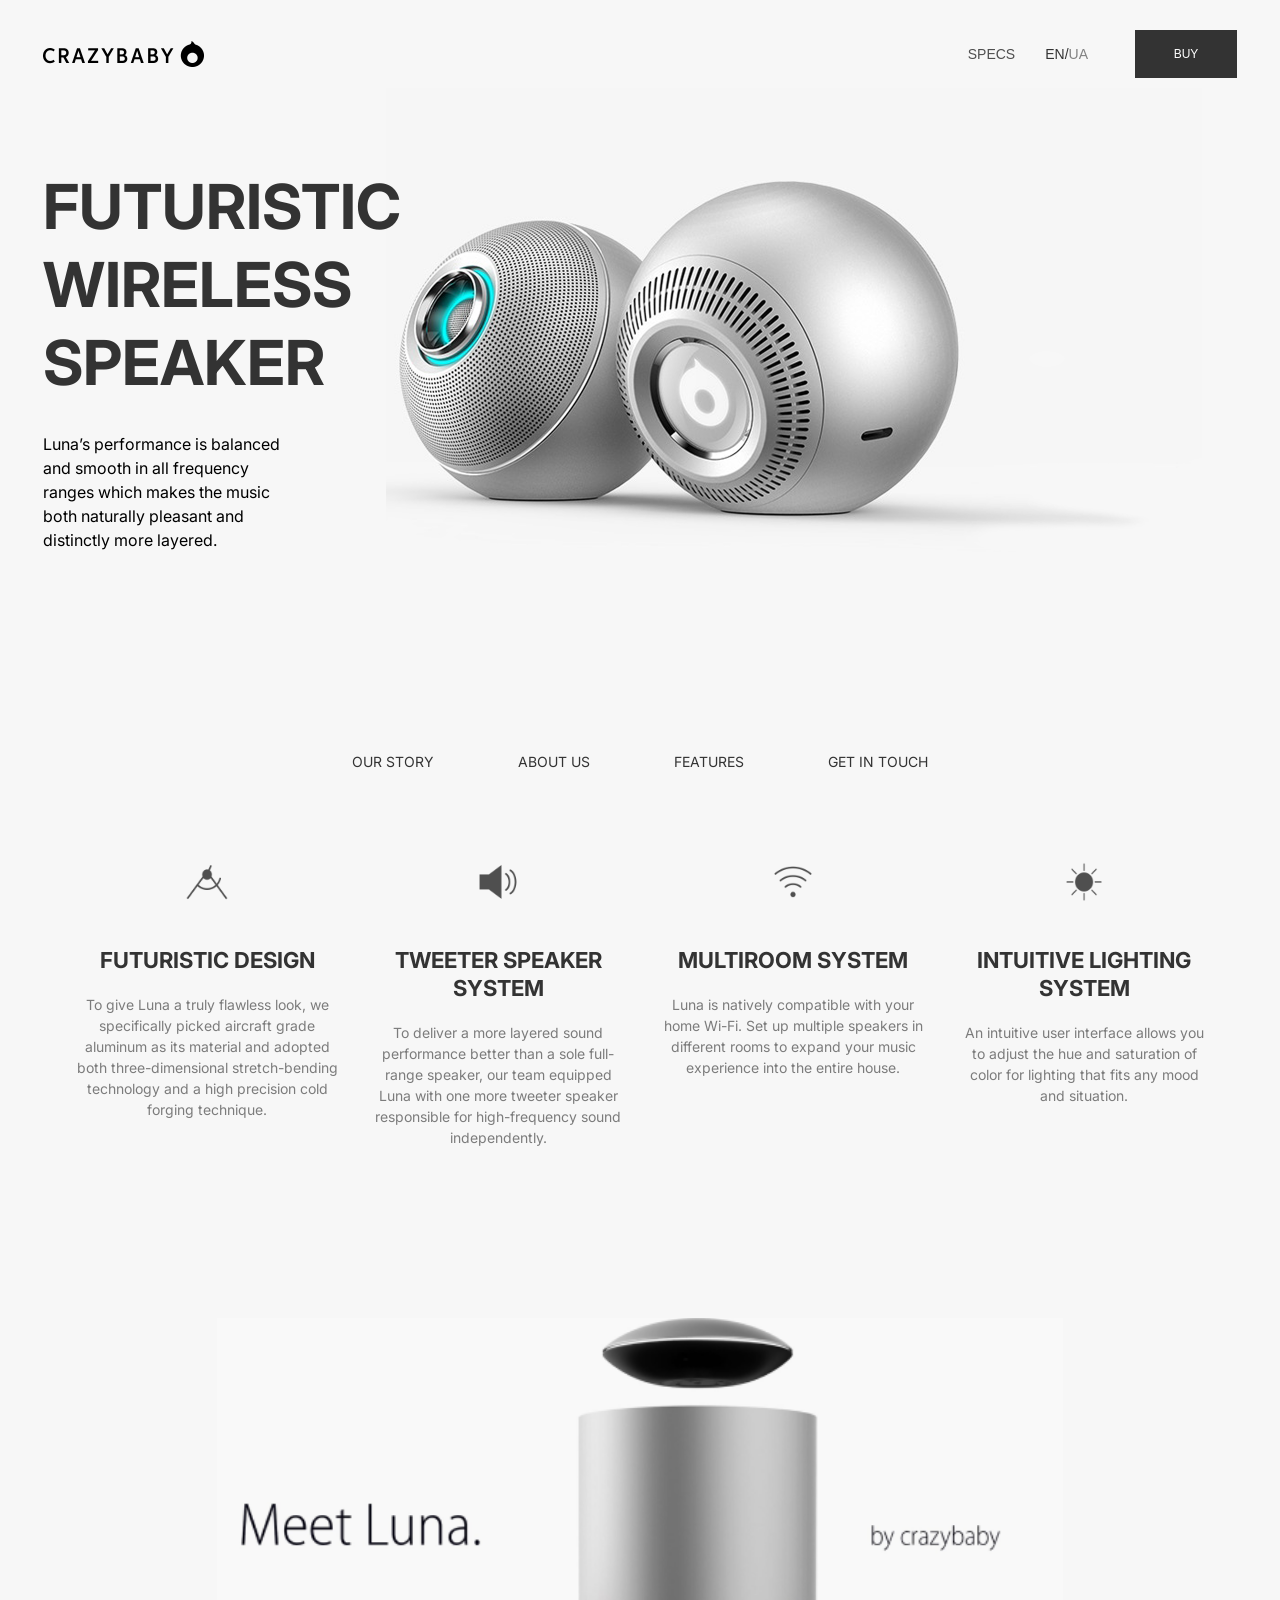
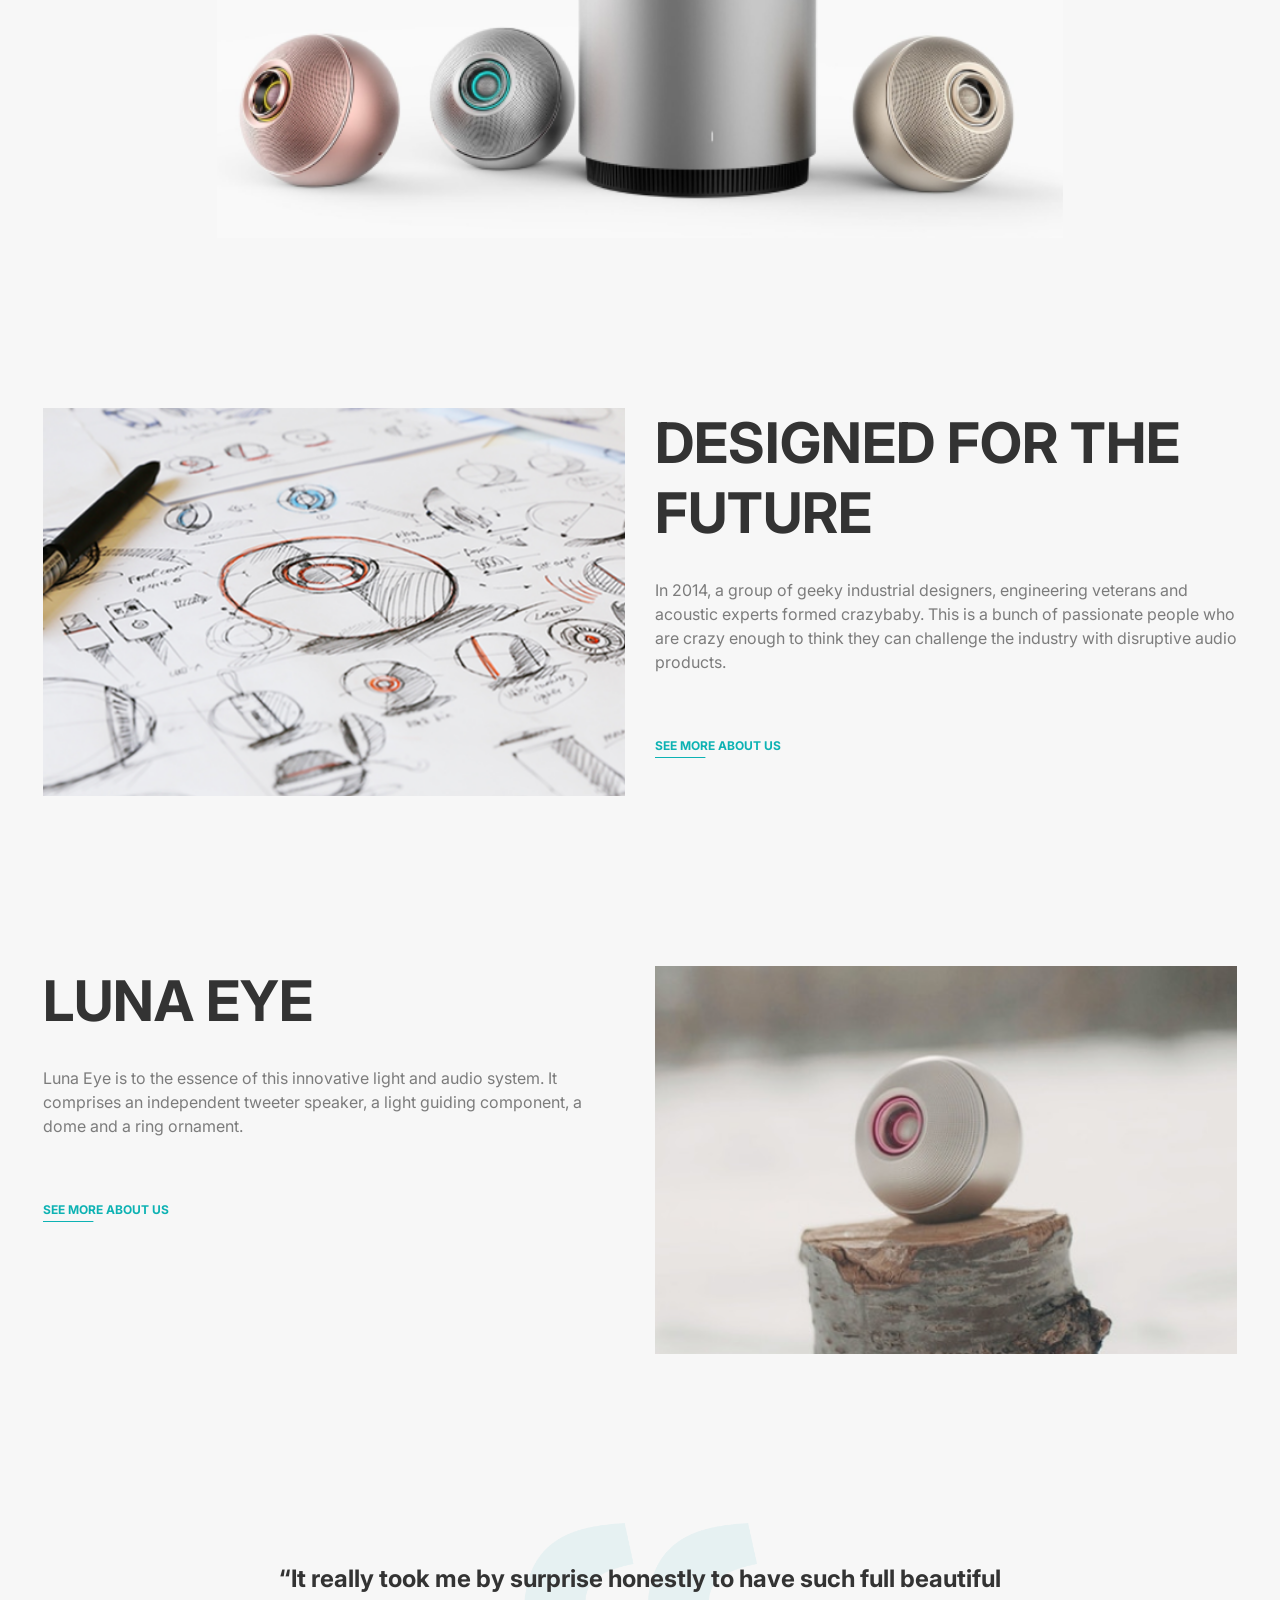
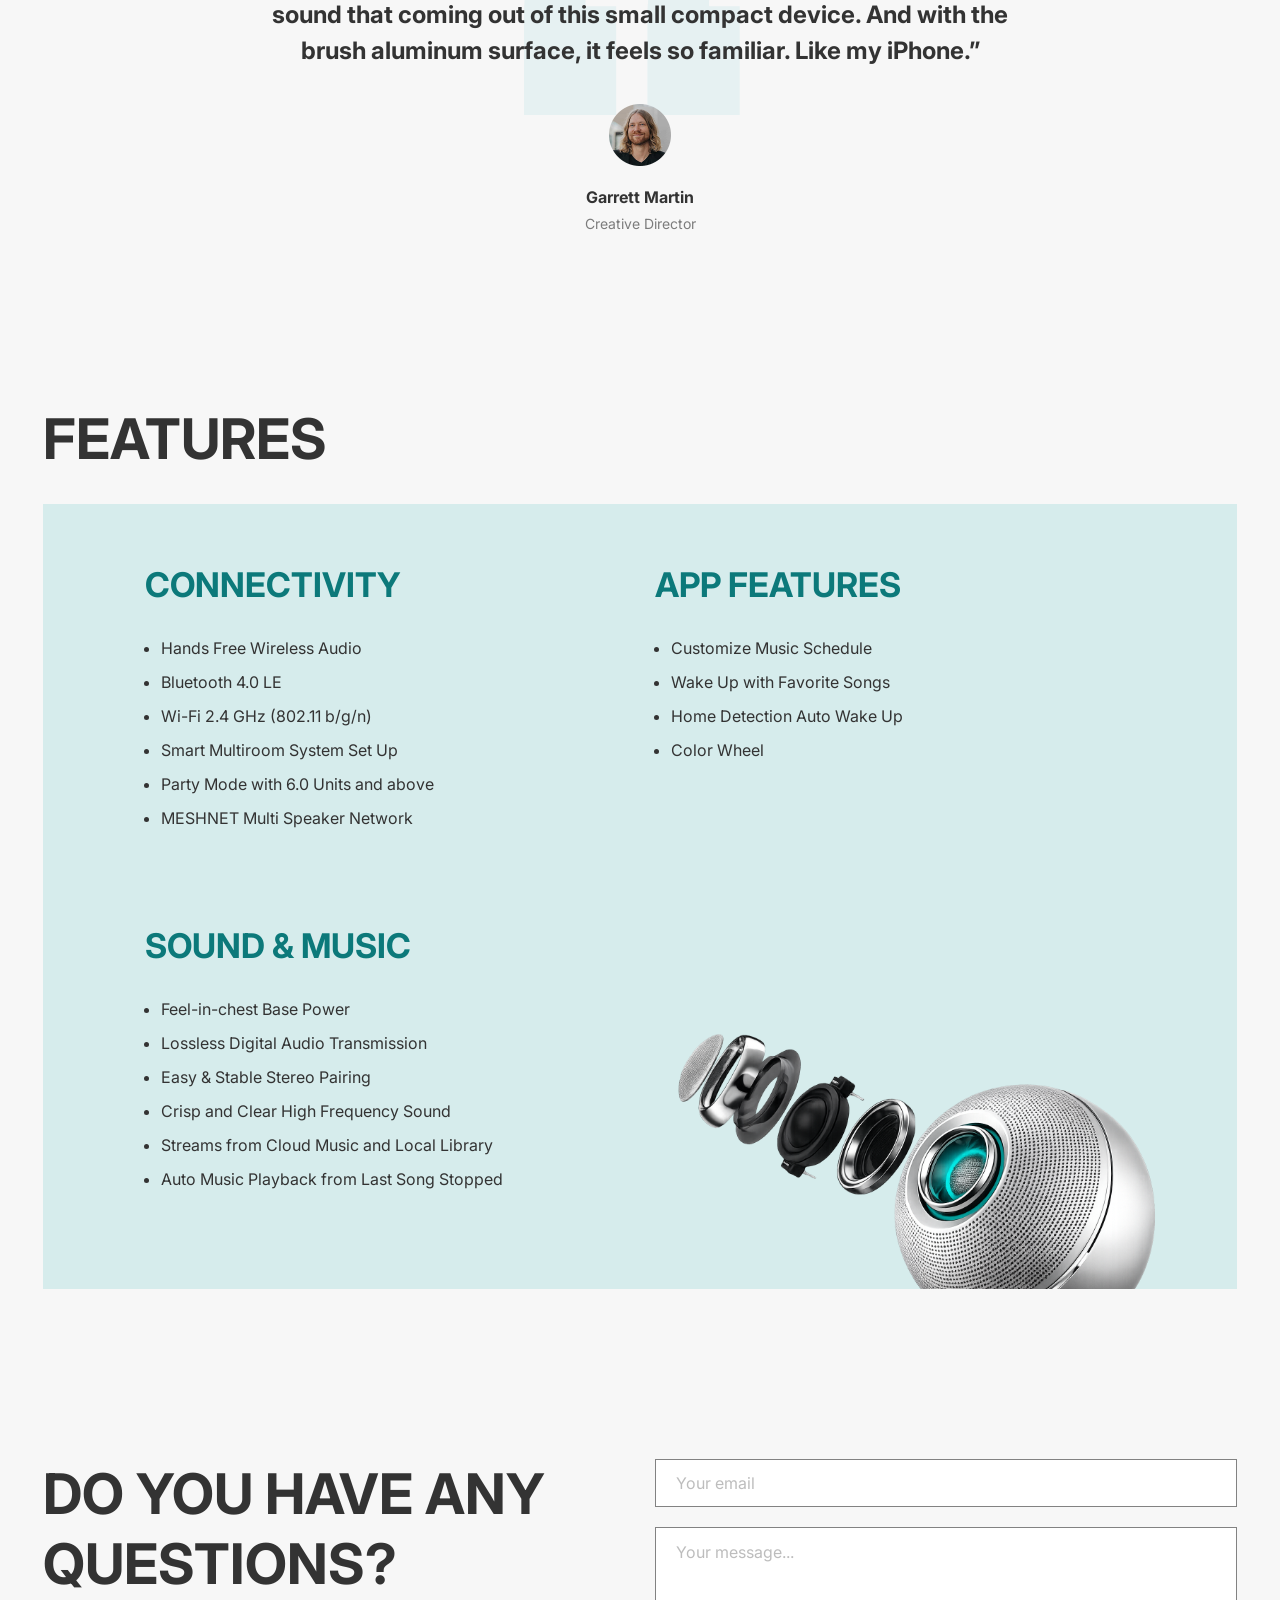
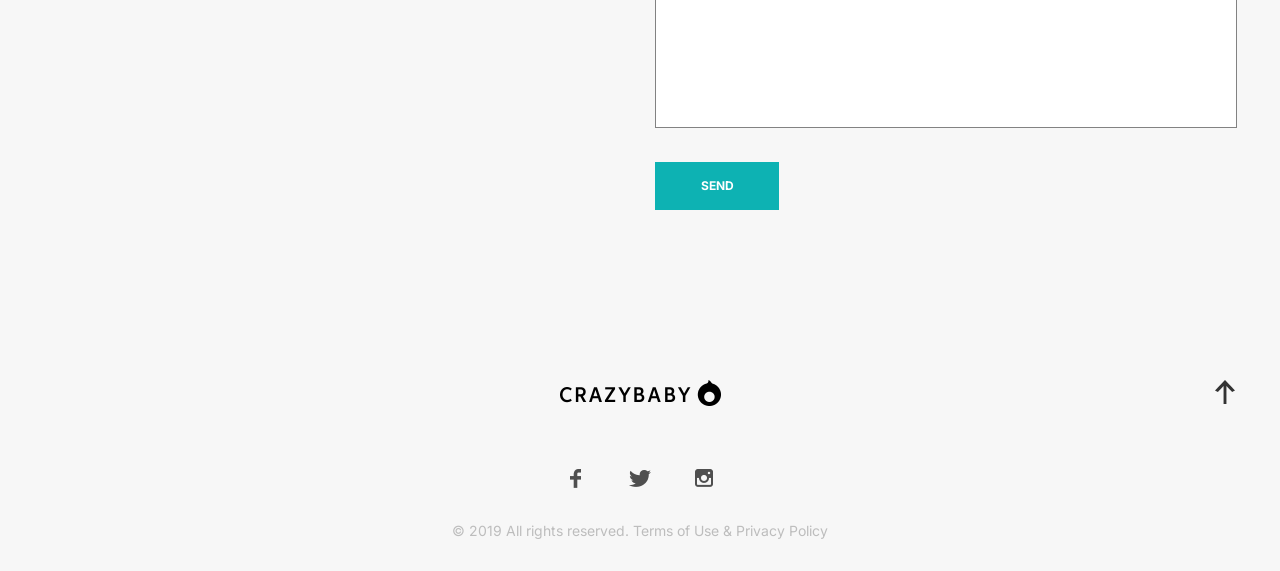
<file: index.html>
<!DOCTYPE html><html class=page lang=en><meta charset=UTF-8><meta name=viewport content="width=device-width, initial-scale=1.0"><link rel=preconnect href=https://fonts.googleapis.com><link rel=preconnect href=https://fonts.gstatic.com><link href="https://fonts.googleapis.com/css2?family=IBM+Plex+Sans:ital,wght@0,100..700;1,100..700&amp;family=Inter:ital,opsz,wght@0,14..32,100..900;1,14..32,100..900&amp;family=Montserrat:ital,wght@0,100..900;1,100..900&amp;family=Playfair+Display:ital,wght@0,400..900;1,400..900&amp;family=Raleway:ital,wght@0,100..900;1,100..900&amp;display=swap" rel=stylesheet><title>CrazyBaby</title><link rel=stylesheet href=Kickstarter.9c74bbdb.css><body class=page__body>
    
    <header class=header>
      <div class=top-bar>
        <a href=# class=top-bar-logo></a>
        <div class=top-bar__container>
          <a href=# class=top-bar-specs>
            SPECS
          </a>
          <div class=top-bar__language>
            <a href=# class=top-bar-english>
              EN/
            </a>
            <a href=# class=top-bar-ukrainian>
              UA
            </a>
          </div>
          <button class=top-bar__button>BUY</button>
          <a href=#menu>
            <div class="icon icon--menu"></div>
          </a>
        </div>
      </div>
      <div class=header__container>
        <img class=header-image src=a347db2baba6b808980fb0422ff7f7f2_original%20(1).ca05d011.png alt=header-image>
        <div class=header__information>
          <p class=header-title>Futuristic Wireless Speaker</p>
          <p class=header-text>
            Luna’s performance is balanced and smooth in all frequency ranges
            which makes the music both naturally pleasant and distinctly more
            layered.
          </p>
        </div>
      </div>
    </header>
    
    
    <aside id=menu class="menu page__menu">
      <div class=menu__top>
        <a href=# class=menu-logo></a>
        <a href=#>
          <div class="icon icon--close"></div>
        </a>
      </div>
      <div class=menu__wrapper>
        <nav class="menu__nav nav">
          <ul class=nav__list>
            <li class=nav__item>
              <a href=# class=nav__story>
                OUR STORY
              </a>
            </li>
            <li class=nav__item>
              <a href=#about-us class=nav__link>
                ABOUT US
              </a>
            </li>
            <li class=nav__item>
              <a href=#features class=nav__link>
                FEATURES
              </a>
            </li>
            <li class=nav__item>
              <a href=#questions class=nav__link>
                GET IN TOUCH
              </a>
            </li>
          </ul>
        </nav>
        <div class=menu__container>
          <a href=#specs class=menu-specs>
            SPECS
          </a>
          <div class=menu__language>
            <a href=# class=menu-english>
              EN/
            </a>
            <a href=# class=menu-ukrainian>
              UA
            </a>
          </div>
        </div>
        <button class=menu__button>BUY</button>
      </div>
    </aside>
    
    
    <main class=main>
      <section class=specs>
        <nav class="nav specs__nav">
          <ul class=nav__list>
            <li class=nav__item>
              <a href=# class=nav__link>
                OUR STORY
              </a>
            </li>
            <li class=nav__item>
              <a href=#about-us class=nav__link>
                ABOUT US
              </a>
            </li>
            <li class=nav__item>
              <a href=#features class=nav__link>
                FEATURES
              </a>
            </li>
            <li class=nav__item>
              <a href=#questions class=nav__link>
                GET IN TOUCH
              </a>
            </li>
          </ul>
        </nav>
        <div class=specs__wrapper>
          <div class=specs__container>
            <div class=specs__block>
              <img class=specs-image src=Frame%2034.f544f3dc.png alt=frame1>
              <h2 class=specs-title>Futuristic Design</h2>
              <p class=specs-text>
                To give Luna a truly flawless look, we specifically picked
                aircraft grade aluminum as its material and adopted both
                three-dimensional stretch-bending technology and a high
                precision cold forging technique.
              </p>
            </div>
            <div class="specs__block specs__disabled">
              <img class=specs-image src=Frame%2035.2fadc53a.png alt=frame1>
              <h2 class=specs-title>Tweeter Speaker System</h2>
              <p class=specs-text>
                To deliver a more layered sound performance better than a sole
                full-range speaker, our team equipped Luna with one more tweeter
                speaker responsible for high-frequency sound independently.
              </p>
            </div>
          </div>
          <div class=specs__container>
            <div class="specs__block specs__disabled">
              <img class=specs-image src=Frame%2036.3d127276.png alt=frame1>
              <h2 class=specs-title>Multiroom System</h2>
              <p class=specs-text>
                Luna is natively compatible with your home Wi-Fi. Set up
                multiple speakers in different rooms to expand your music
                experience into the entire house.
              </p>
            </div>
            <div class="specs__block specs__disabled">
              <img class=specs-image src=Frame%2037.706fb6c4.png alt=frame1>
              <h2 class=specs-title>Intuitive Lighting System</h2>
              <p class=specs-text>
                An intuitive user interface allows you to adjust the hue and
                saturation of color for lighting that fits any mood and
                situation.
              </p>
            </div>
          </div>
        </div>
      </section>
      <div class=image>
        <a href=#>
          <div class=image__luna></div>
        </a>
      </div>
      <section id=about-us class=about-us>
        <div class=about-us__block1>
          <h2 class=about-us__block1--title>DESIGNED FOR THE FUTURE</h2>
          <div class=about-us__block1--image></div>
          <div class=about-us__block1--content>
            <h3 class=about-us__block1--name>DESIGNED FOR THE FUTURE</h3>
            <p class=about-us__block1--description1>
              In 2014, a group of geeky industrial designers, engineering
              veterans and acoustic experts formed crazybaby. This is a bunch of
              passionate people who are crazy enough to think they can challenge
              the industry with disruptive audio products.
            </p>
            <a href=# class=about-us__block1--link>
              See more about us
            </a>
          </div>
        </div>
        <div class=about-us__block2>
          <h2 class=about-us__block2--title>Luna Eye</h2>
          <div class=about-us__block2--image></div>
          <div class=about-us__block2--content>
            <h3 class=about-us__block2--name>Luna eye</h3>
            <p class=about-us__block2--description>
              Luna Eye is to the essence of this innovative light and audio
              system. It comprises an independent tweeter speaker, a light
              guiding component, a dome and a ring ornament.
            </p>
            <a href=# class=about-us__block2--link>
              See more about us
            </a>
          </div>
        </div>
        <div class=about-us__block3>
          <div class=about-us__container>
            <div class=about-us__background></div>
            <h3 class=about-us__review>
              “It really took me by surprise honestly to have such full
              beautiful sound that coming out of this small compact device. And
              with the brush aluminum surface, it feels so familiar. Like my
              iPhone.”
            </h3>
          </div>

          <div class=about-us__director>
            <div class=about-us__photo></div>
            <h3 class=about-us__name>Garrett Martin</h3>
            <p class=about-us__owner>Creative Director</p>
          </div>
        </div>
      </section>
      <section id=features class=features>
        <h2 class=features__title>FEATURES</h2>
        <div class=features__slider>
          <div class=features__slides>
            <div class=features__container>
              <div class="features__slide features__slide--active">
                <div class=features__content>
                  <h3 class=features__subtitle>Sound &amp; Music</h3>
                  <ul class=features__list>
                    <li>Feel-in-chest Base Power</li>
                    <li>Lossless Digital Audio Transmission</li>
                    <li>Easy &amp; Stable Stereo Pairing</li>
                    <li>Crisp and Clear High Frequency Sound</li>
                    <li>Streams from Cloud Music and Local Library</li>
                    <li>Auto Music Playback from Last Song Stopped</li>
                  </ul>
                </div>
              </div>
              <div class=features__slide>
                <div class=features__content>
                  <h3 class=features__subtitle>Connectivity</h3>
                  <ul class=features__list>
                    <li>Hands Free Wireless Audio</li>
                    <li>Bluetooth 4.0 LE</li>
                    <li>Wi-Fi 2.4 GHz (802.11 b/g/n)</li>
                    <li>Smart Multiroom System Set Up</li>
                    <li>Party Mode with 6.0 Units and above</li>
                    <li>MESHNET Multi Speaker Network</li>
                  </ul>
                </div>
              </div>
            </div>
            <div class=features__slide>
              <div class=features__content>
                <h3 class=features__subtitle>App Features</h3>
                <ul class=features__list>
                  <li>Customize Music Schedule</li>
                  <li>Wake Up with Favorite Songs</li>
                  <li>Home Detection Auto Wake Up</li>
                  <li>Color Wheel</li>
                </ul>
              </div>
            </div>
            <div class=features__scroll>
              <div class=features__buttons>
                <a href=# class=features__prev aria-label="Previous slide"></a>
                <a href=# class=features__next aria-label="Next slide"></a>
              </div>
              <div class=features__pagination>
                <span class=features__current>01</span>
                <span class=features__separator>/</span>
                <span class=features__total>03</span>
              </div>
            </div>
          </div>
          <div class=features__image></div>
        </div>
      </section>
    </main>
    
    
    <footer id=questions class=questions>
      <div class=questions__container>
        <h3 class=questions__title>DO YOU HAVE ANY QUESTIONS?</h3>
        <div class=questions__block>
          <form class=questions__form onsubmit="this.reset(); return false;">
            <input type=email class=questions__form--input placeholder="Your email" required>
            <textarea class=questions__form--message placeholder="Your message..." required></textarea>
            <button class=questions__form--button>
              SEND
            </button>
          </form>
        </div>
      </div>
      <div class=questions__bottom>
        <div class=questions__navigation>
          <div class=questions__item></div>
          <a href=#>
            <div class=questions__logo></div>
          </a>
          <a href=#>
            <div class=questions__arrow></div>
          </a>
        </div>
        <div class=questions__icons>
          <a href="https://www.facebook.com/?locale=pl_PL" target=_blank rel="noopener noreferrer">
            <div class="icon icon--facebook"></div>
          </a>
          <a href=https://x.com/ target=_blank rel="noopener noreferrer">
            <div class="icon icon--twitter"></div>
          </a>
          <a href=https://www.instagram.com/ target=_blank rel="noopener noreferrer">
            <div class="icon icon--instagram"></div>
          </a>
        </div>
        <p class=questions__text>
          © 2019 All rights reserved. Terms of Use &amp; Privacy Policy
        </p>
      </div>
    </footer>
    
    <script src=Kickstarter.69ffe082.js></script>
</file>
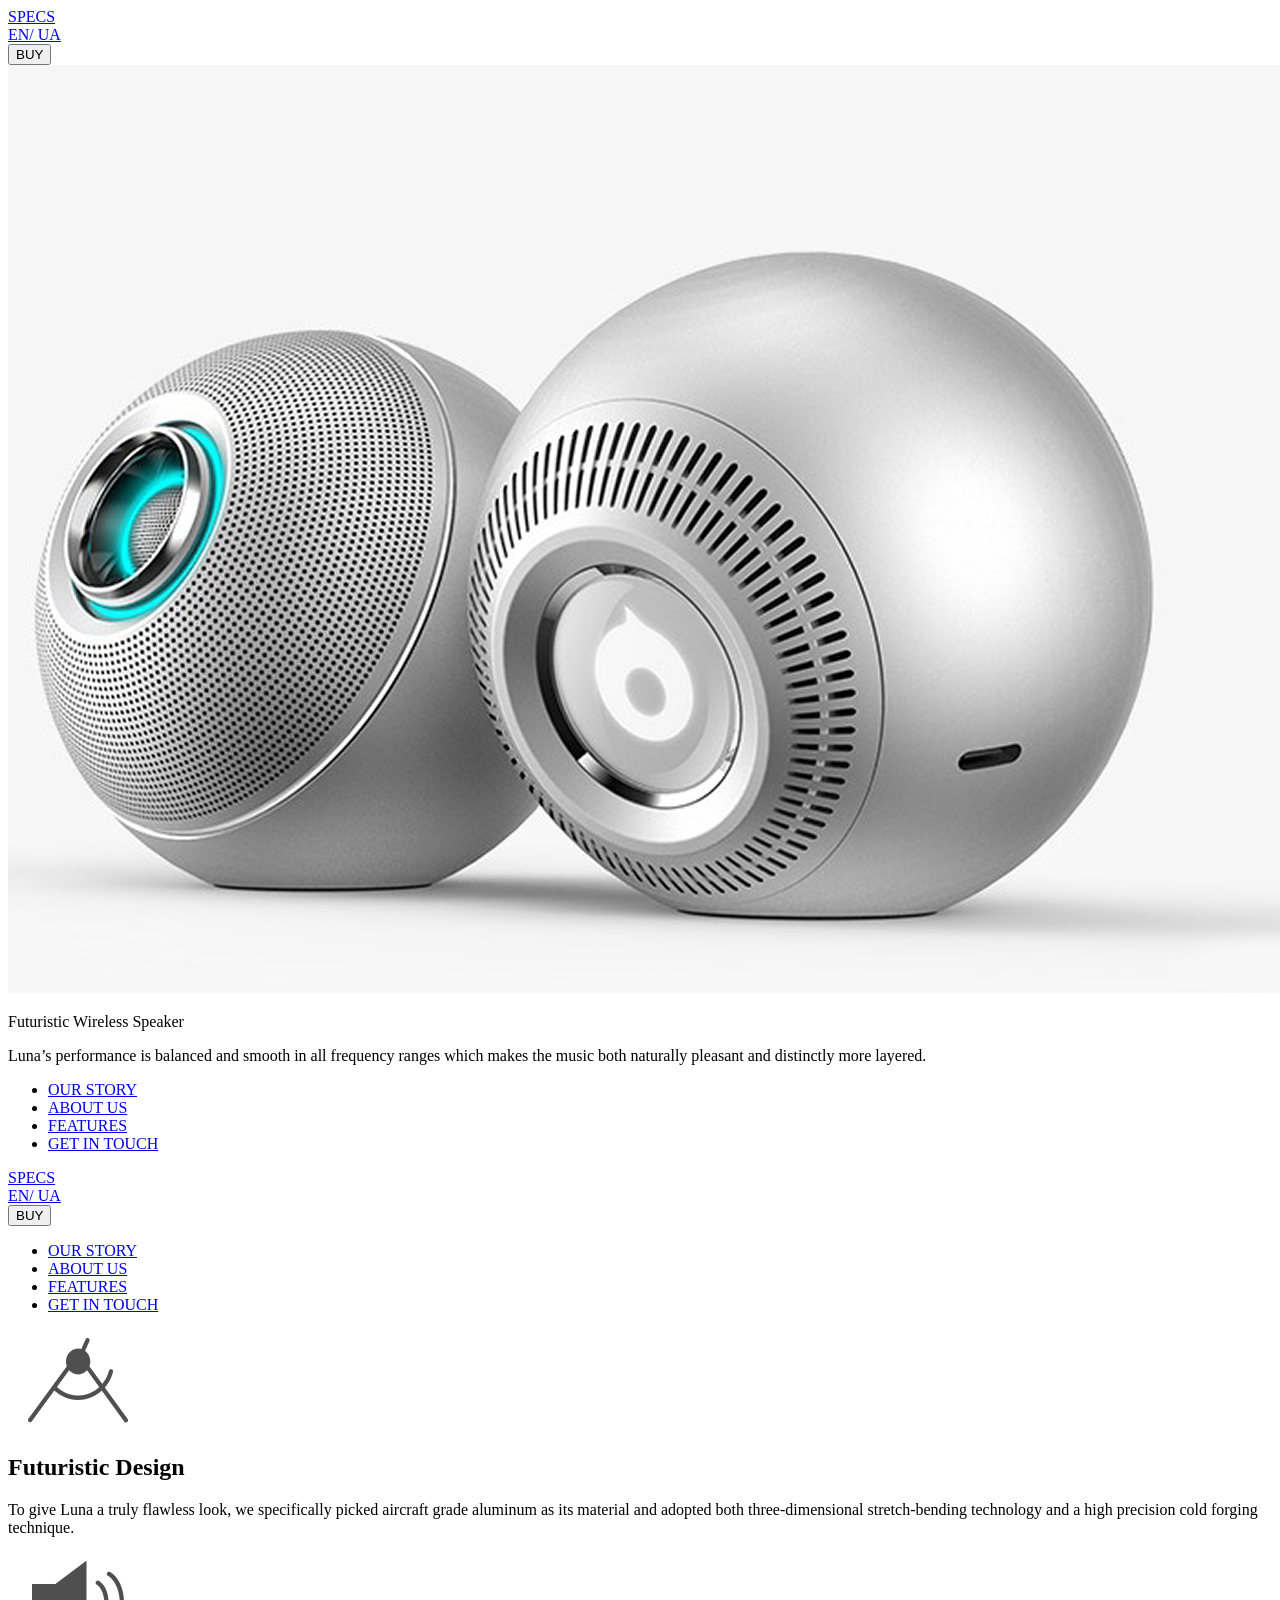
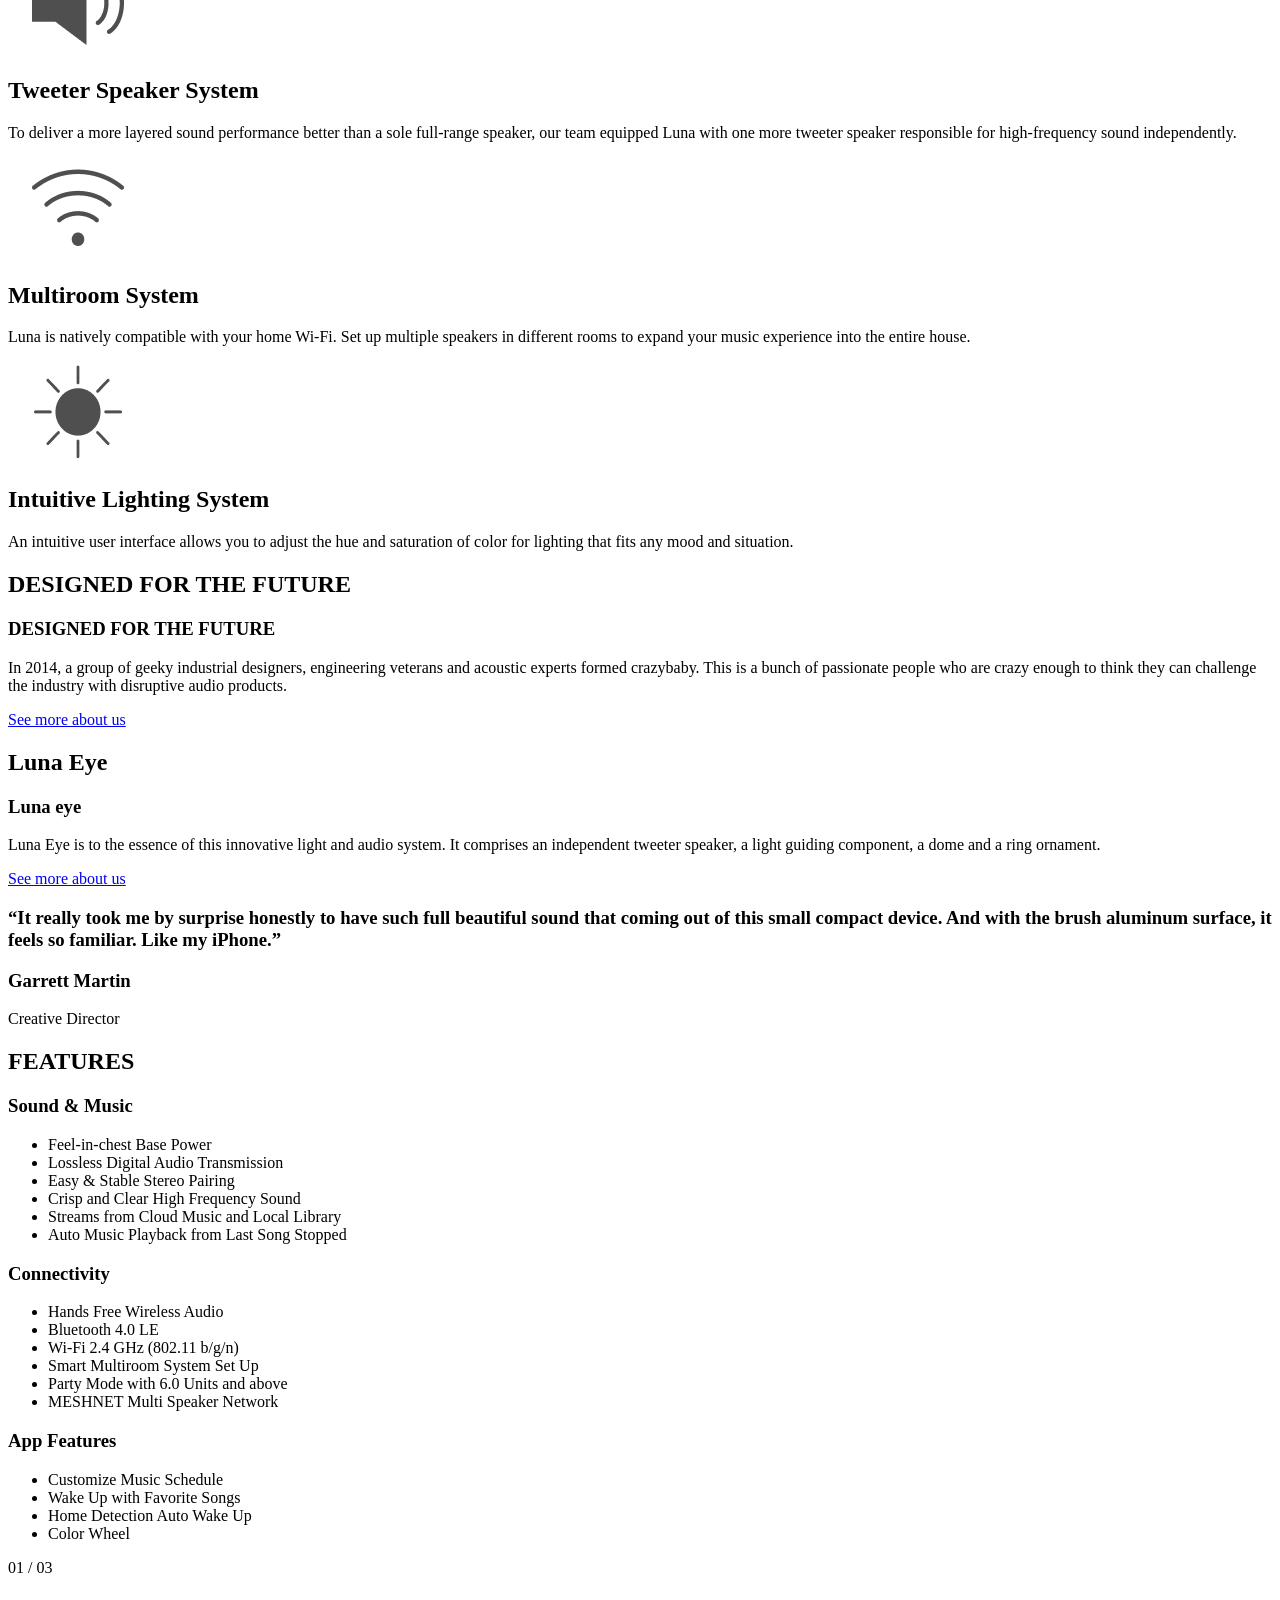
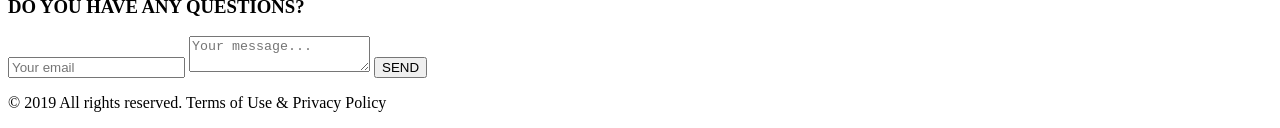
<file: src/index.html>
<!--#region head-->
<!doctype html>
<html
  class="page"
  lang="en"
>
  <head>
    <meta charset="UTF-8" />
    <meta
      name="viewport"
      content="width=device-width, initial-scale=1.0"
    />
    <link
      rel="preconnect"
      href="https://fonts.googleapis.com"
    />
    <link
      rel="preconnect"
      href="https://fonts.gstatic.com"
    />
    <link
      href="https://fonts.googleapis.com/css2?family=IBM+Plex+Sans:ital,wght@0,100..700;1,100..700&family=Inter:ital,opsz,wght@0,14..32,100..900;1,14..32,100..900&family=Montserrat:ital,wght@0,100..900;1,100..900&family=Playfair+Display:ital,wght@0,400..900;1,400..900&family=Raleway:ital,wght@0,100..900;1,100..900&display=swap"
      rel="stylesheet"
    />
    <title>CrazyBaby</title>
    <link
      rel="stylesheet"
      href="./styles/style.scss"
    />
  </head>
  <!--#endregion-->
  <body class="page__body">
    <!--#region header-->
    <header class="header">
      <div class="top-bar">
        <a
          href="#"
          class="top-bar-logo"
        ></a>
        <div class="top-bar__container">
          <a
            href="#"
            class="top-bar-specs"
          >
            SPECS
          </a>
          <div class="top-bar__language">
            <a
              href="#"
              class="top-bar-english"
            >
              EN/
            </a>
            <a
              href="#"
              class="top-bar-ukrainian"
            >
              UA
            </a>
          </div>
          <button class="top-bar__button">BUY</button>
          <a href="#menu">
            <div class="icon icon--menu"></div>
          </a>
        </div>
      </div>
      <div class="header__container">
        <img
          class="header-image"
          src="./images/a347db2baba6b808980fb0422ff7f7f2_original (1).png"
          alt="header-image"
        />
        <div class="header__information">
          <p class="header-title">Futuristic Wireless Speaker</p>
          <p class="header-text">
            Luna’s performance is balanced and smooth in all frequency ranges
            which makes the music both naturally pleasant and distinctly more
            layered.
          </p>
        </div>
      </div>
    </header>
    <!--#endregion-->
    <!--#region menu-->
    <aside
      id="menu"
      class="page__menu menu"
    >
      <div class="menu__top">
        <a
          href="#"
          class="menu-logo"
        ></a>
        <a href="#">
          <div class="icon icon--close"></div>
        </a>
      </div>
      <div class="menu__wrapper">
        <nav class="menu__nav nav">
          <ul class="nav__list">
            <li class="nav__item">
              <a
                href="#"
                class="nav__story"
              >
                OUR STORY
              </a>
            </li>
            <li class="nav__item">
              <a
                href="#about-us"
                class="nav__link"
              >
                ABOUT US
              </a>
            </li>
            <li class="nav__item">
              <a
                href="#features"
                class="nav__link"
              >
                FEATURES
              </a>
            </li>
            <li class="nav__item">
              <a
                href="#questions"
                class="nav__link"
              >
                GET IN TOUCH
              </a>
            </li>
          </ul>
        </nav>
        <div class="menu__container">
          <a
            href="#specs"
            class="menu-specs"
          >
            SPECS
          </a>
          <div class="menu__language">
            <a
              href="#"
              class="menu-english"
            >
              EN/
            </a>
            <a
              href="#"
              class="menu-ukrainian"
            >
              UA
            </a>
          </div>
        </div>
        <button class="menu__button">BUY</button>
      </div>
    </aside>
    <!--#endregion-->
    <!--#region main-->
    <main class="main">
      <section class="specs">
        <nav class="specs__nav nav">
          <ul class="nav__list">
            <li class="nav__item">
              <a
                href="#"
                class="nav__link"
              >
                OUR STORY
              </a>
            </li>
            <li class="nav__item">
              <a
                href="#about-us"
                class="nav__link"
              >
                ABOUT US
              </a>
            </li>
            <li class="nav__item">
              <a
                href="#features"
                class="nav__link"
              >
                FEATURES
              </a>
            </li>
            <li class="nav__item">
              <a
                href="#questions"
                class="nav__link"
              >
                GET IN TOUCH
              </a>
            </li>
          </ul>
        </nav>
        <div class="specs__wrapper">
          <div class="specs__container">
            <div class="specs__block">
              <img
                class="specs-image"
                src="./images/icons/Frame 34.png"
                alt="frame1"
              />
              <h2 class="specs-title">Futuristic Design</h2>
              <p class="specs-text">
                To give Luna a truly flawless look, we specifically picked
                aircraft grade aluminum as its material and adopted both
                three-dimensional stretch-bending technology and a high
                precision cold forging technique.
              </p>
            </div>
            <div class="specs__block specs__disabled">
              <img
                class="specs-image"
                src="./images/icons/Frame 35.png"
                alt="frame1"
              />
              <h2 class="specs-title">Tweeter Speaker System</h2>
              <p class="specs-text">
                To deliver a more layered sound performance better than a sole
                full-range speaker, our team equipped Luna with one more tweeter
                speaker responsible for high-frequency sound independently.
              </p>
            </div>
          </div>
          <div class="specs__container">
            <div class="specs__block specs__disabled">
              <img
                class="specs-image"
                src="./images/icons/Frame 36.png"
                alt="frame1"
              />
              <h2 class="specs-title">Multiroom System</h2>
              <p class="specs-text">
                Luna is natively compatible with your home Wi-Fi. Set up
                multiple speakers in different rooms to expand your music
                experience into the entire house.
              </p>
            </div>
            <div class="specs__block specs__disabled">
              <img
                class="specs-image"
                src="./images/icons/Frame 37.png"
                alt="frame1"
              />
              <h2 class="specs-title">Intuitive Lighting System</h2>
              <p class="specs-text">
                An intuitive user interface allows you to adjust the hue and
                saturation of color for lighting that fits any mood and
                situation.
              </p>
            </div>
          </div>
        </div>
      </section>
      <div class="image">
        <a href="#">
          <div class="image__luna"></div>
        </a>
      </div>
      <section
        id="about-us"
        class="about-us"
      >
        <div class="about-us__block1">
          <h2 class="about-us__block1--title">DESIGNED FOR THE FUTURE</h2>
          <div class="about-us__block1--image"></div>
          <div class="about-us__block1--content">
            <h3 class="about-us__block1--name">DESIGNED FOR THE FUTURE</h3>
            <p class="about-us__block1--description1">
              In 2014, a group of geeky industrial designers, engineering
              veterans and acoustic experts formed crazybaby. This is a bunch of
              passionate people who are crazy enough to think they can challenge
              the industry with disruptive audio products.
            </p>
            <a
              href="#"
              class="about-us__block1--link"
            >
              See more about us
            </a>
          </div>
        </div>
        <div class="about-us__block2">
          <h2 class="about-us__block2--title">Luna Eye</h2>
          <div class="about-us__block2--image"></div>
          <div class="about-us__block2--content">
            <h3 class="about-us__block2--name">Luna eye</h3>
            <p class="about-us__block2--description">
              Luna Eye is to the essence of this innovative light and audio
              system. It comprises an independent tweeter speaker, a light
              guiding component, a dome and a ring ornament.
            </p>
            <a
              href="#"
              class="about-us__block2--link"
            >
              See more about us
            </a>
          </div>
        </div>
        <div class="about-us__block3">
          <div class="about-us__container">
            <div class="about-us__background"></div>
            <h3 class="about-us__review">
              “It really took me by surprise honestly to have such full
              beautiful sound that coming out of this small compact device. And
              with the brush aluminum surface, it feels so familiar. Like my
              iPhone.”
            </h3>
          </div>

          <div class="about-us__director">
            <div class="about-us__photo"></div>
            <h3 class="about-us__name">Garrett Martin</h3>
            <p class="about-us__owner">Creative Director</p>
          </div>
        </div>
      </section>
      <section
        id="features"
        class="features"
      >
        <h2 class="features__title">FEATURES</h2>
        <div class="features__slider">
          <div class="features__slides">
            <div class="features__container">
              <div class="features__slide features__slide--active">
                <div class="features__content">
                  <h3 class="features__subtitle">Sound & Music</h3>
                  <ul class="features__list">
                    <li>Feel-in-chest Base Power</li>
                    <li>Lossless Digital Audio Transmission</li>
                    <li>Easy & Stable Stereo Pairing</li>
                    <li>Crisp and Clear High Frequency Sound</li>
                    <li>Streams from Cloud Music and Local Library</li>
                    <li>Auto Music Playback from Last Song Stopped</li>
                  </ul>
                </div>
              </div>
              <div class="features__slide">
                <div class="features__content">
                  <h3 class="features__subtitle">Connectivity</h3>
                  <ul class="features__list">
                    <li>Hands Free Wireless Audio</li>
                    <li>Bluetooth 4.0 LE</li>
                    <li>Wi-Fi 2.4 GHz (802.11 b/g/n)</li>
                    <li>Smart Multiroom System Set Up</li>
                    <li>Party Mode with 6.0 Units and above</li>
                    <li>MESHNET Multi Speaker Network</li>
                  </ul>
                </div>
              </div>
            </div>
            <div class="features__slide">
              <div class="features__content">
                <h3 class="features__subtitle">App Features</h3>
                <ul class="features__list">
                  <li>Customize Music Schedule</li>
                  <li>Wake Up with Favorite Songs</li>
                  <li>Home Detection Auto Wake Up</li>
                  <li>Color Wheel</li>
                </ul>
              </div>
            </div>
            <div class="features__scroll">
              <div class="features__buttons">
                <a
                  href="#"
                  class="features__prev"
                  aria-label="Previous slide"
                ></a>
                <a
                  href="#"
                  class="features__next"
                  aria-label="Next slide"
                ></a>
              </div>
              <div class="features__pagination">
                <span class="features__current">01</span>
                <span class="features__separator">/</span>
                <span class="features__total">03</span>
              </div>
            </div>
          </div>
          <div class="features__image"></div>
        </div>
      </section>
    </main>
    <!--#endregion-->
    <!--#region footer-->
    <footer
      id="questions"
      class="questions"
    >
      <div class="questions__container">
        <h3 class="questions__title">DO YOU HAVE ANY QUESTIONS?</h3>
        <div class="questions__block">
          <form
            class="questions__form"
            onsubmit="this.reset(); return false;"
          >
            <input
              type="Email"
              class="questions__form--input"
              placeholder="Your email"
              required
            />
            <textarea
              class="questions__form--message"
              placeholder="Your message..."
              required
            ></textarea>
            <button
              class="questions__form--button"
              type="submit"
            >
              SEND
            </button>
          </form>
        </div>
      </div>
      <div class="questions__bottom">
        <div class="questions__navigation">
          <div class="questions__item"></div>
          <a href="#">
            <div class="questions__logo"></div>
          </a>
          <a href="#">
            <div class="questions__arrow"></div>
          </a>
        </div>
        <div class="questions__icons">
          <a
            href="https://www.facebook.com/?locale=pl_PL"
            target="_blank"
            rel="noopener noreferrer"
          >
            <div class="icon icon--facebook"></div>
          </a>
          <a
            href="https://x.com/"
            target="_blank"
            rel="noopener noreferrer"
          >
            <div class="icon icon--twitter"></div>
          </a>
          <a
            href="https://www.instagram.com/"
            target="_blank"
            rel="noopener noreferrer"
          >
            <div class="icon icon--instagram"></div>
          </a>
        </div>
        <p class="questions__text">
          © 2019 All rights reserved. Terms of Use & Privacy Policy
        </p>
      </div>
    </footer>
    <!--#endregion-->
    <script src="scripts/main.js"></script>
  </body>
</html>
</file>
